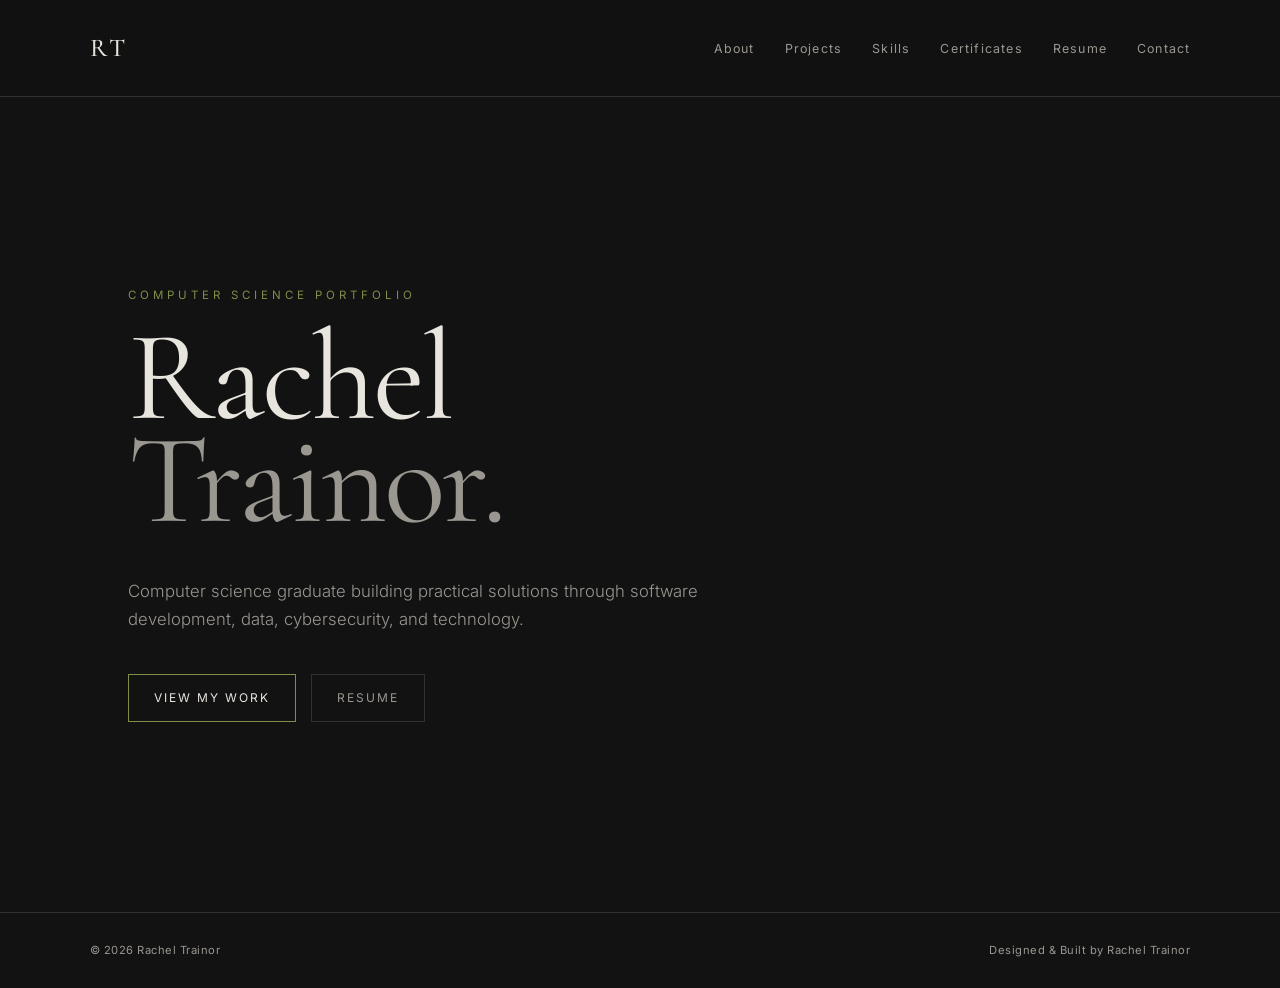
<file: index.html>
<!DOCTYPE html>
<html lang="en">

<head>
    <meta charset="UTF-8">
    <meta name="viewport" content="width=device-width, initial-scale=1.0">

    <title>Rachel Trainor | Portfolio</title>

    <!-- Fonts -->
    <link rel="preconnect" href="https://fonts.googleapis.com">
    <link rel="preconnect" href="https://fonts.gstatic.com" crossorigin>

    <link href="https://fonts.googleapis.com/css2?family=Cormorant+Garamond:wght@400;500;600&family=Inter:wght@300;400;500&display=swap"
          rel="stylesheet">

    <!-- Main Stylesheet -->
    <link rel="stylesheet" href="style.css">
</head>


<body>

    <!-- NAVIGATION -->

    <nav>

        <a href="index.html" class="logo">RT</a>

        <ul class="nav-links">
            <li><a href="about.html">About</a></li>
            <li><a href="projects.html">Projects</a></li>
            <li><a href="skills.html">Skills</a></li>
            <li><a href="certificates.html">Certificates</a></li>
            <li><a href="resume.html">Resume</a></li>
            <li><a href="contact.html">Contact</a></li>
        </ul>

    </nav>


    <!-- HOME -->

    <main>

        <section class="hero">

            <p class="hero-label">
                Computer Science Portfolio
            </p>

            <h1>
                Rachel<br>
                <span>Trainor.</span>
            </h1>

            <p class="hero-subtitle">
                Computer science graduate building practical solutions
                through software development, data, cybersecurity,
                and technology.
            </p>

            <div class="hero-buttons">

                <a href="projects.html" class="button">
                    View My Work
                </a>

                <a href="resume.html" class="button secondary">
                    Resume
                </a>

            </div>

        </section>

    </main>


    <!-- FOOTER -->

    <footer>

        <span>© 2026 Rachel Trainor</span>

        <span>Designed &amp; Built by Rachel Trainor</span>

    </footer>


</body>

</html>
</file>
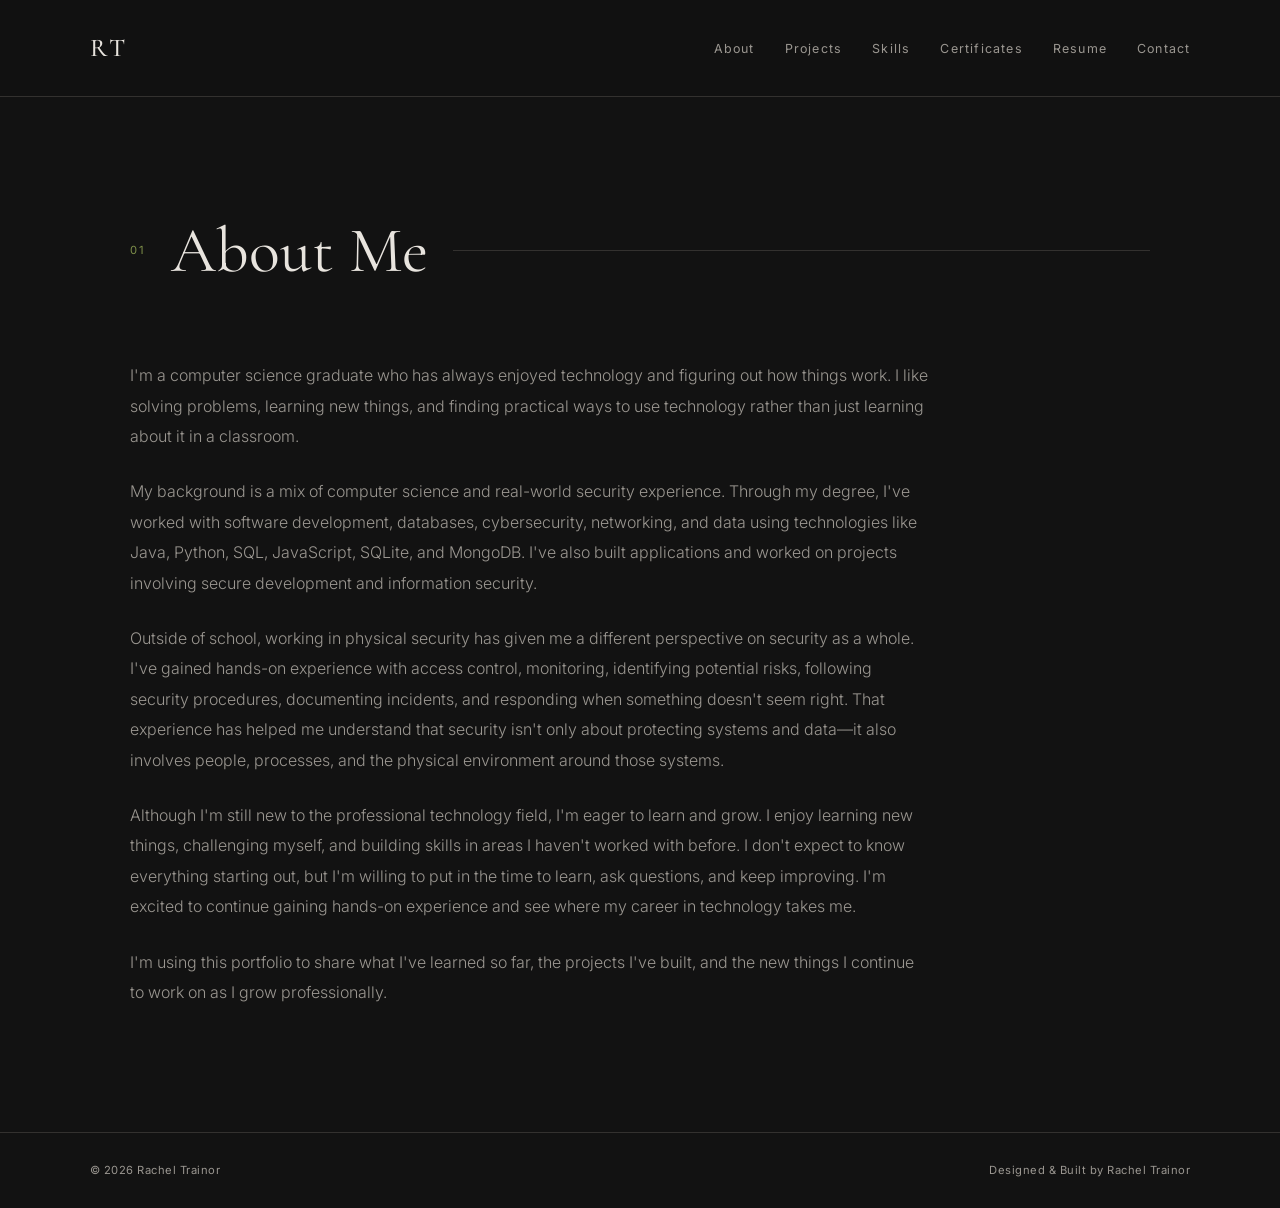
<file: about.html>
<!DOCTYPE html>
<html lang="en">

<head>
    <meta charset="UTF-8">
    <meta name="viewport" content="width=device-width, initial-scale=1.0">

    <title>About | Rachel Trainor</title>

    <!-- Fonts -->
    <link rel="preconnect" href="https://fonts.googleapis.com">
    <link rel="preconnect" href="https://fonts.gstatic.com" crossorigin>

    <link href="https://fonts.googleapis.com/css2?family=Cormorant+Garamond:wght@400;500;600&family=Inter:wght@300;400;500&display=swap"
          rel="stylesheet">

    <!-- Main Stylesheet -->
    <link rel="stylesheet" href="style.css">
</head>


<body>

    <!-- NAVIGATION -->

    <nav>

        <a href="index.html" class="logo">RT</a>

        <ul class="nav-links">
            <li><a href="about.html">About</a></li>
            <li><a href="projects.html">Projects</a></li>
            <li><a href="skills.html">Skills</a></li>
            <li><a href="certificates.html">Certificates</a></li>
            <li><a href="resume.html">Resume</a></li>
            <li><a href="contact.html">Contact</a></li>
        </ul>

    </nav>


    <!-- ABOUT -->

    <main>

        <section class="about-page">

            <!-- PAGE HEADING -->

            <div class="section-heading">

                <span class="section-number">01</span>

                <h2>About Me</h2>

                <div class="section-line"></div>

            </div>


            <!-- ABOUT CONTENT -->

            <div class="about-content about-text">

                <p>
                    I'm a computer science graduate who has always enjoyed
                    technology and figuring out how things work. I like solving
                    problems, learning new things, and finding practical ways
                    to use technology rather than just learning about it in a
                    classroom.
                </p>

                <p>
                    My background is a mix of computer science and real-world
                    security experience. Through my degree, I've worked with
                    software development, databases, cybersecurity, networking,
                    and data using technologies like Java, Python, SQL,
                    JavaScript, SQLite, and MongoDB. I've also built applications
                    and worked on projects involving secure development and
                    information security.
                </p>

                <p>
                    Outside of school, working in physical security has given me
                    a different perspective on security as a whole. I've gained
                    hands-on experience with access control, monitoring,
                    identifying potential risks, following security procedures,
                    documenting incidents, and responding when something doesn't
                    seem right. That experience has helped me understand that
                    security isn't only about protecting systems and data—it also
                    involves people, processes, and the physical environment
                    around those systems.
                </p>

                <p>
                    Although I'm still new to the professional technology field,
                    I'm eager to learn and grow. I enjoy learning new things,
                    challenging myself, and building skills in areas I haven't
                    worked with before. I don't expect to know everything
                    starting out, but I'm willing to put in the time to learn,
                    ask questions, and keep improving. I'm excited to continue
                    gaining hands-on experience and see where my career in
                    technology takes me.
                </p>

                <p>
                    I'm using this portfolio to share what I've learned so far,
                    the projects I've built, and the new things I continue to
                    work on as I grow professionally.
                </p>

            </div>

        </section>

    </main>


    <!-- FOOTER -->

    <footer>

        <span>© 2026 Rachel Trainor</span>

        <span>Designed &amp; Built by Rachel Trainor</span>

    </footer>


</body>

</html>
</file>
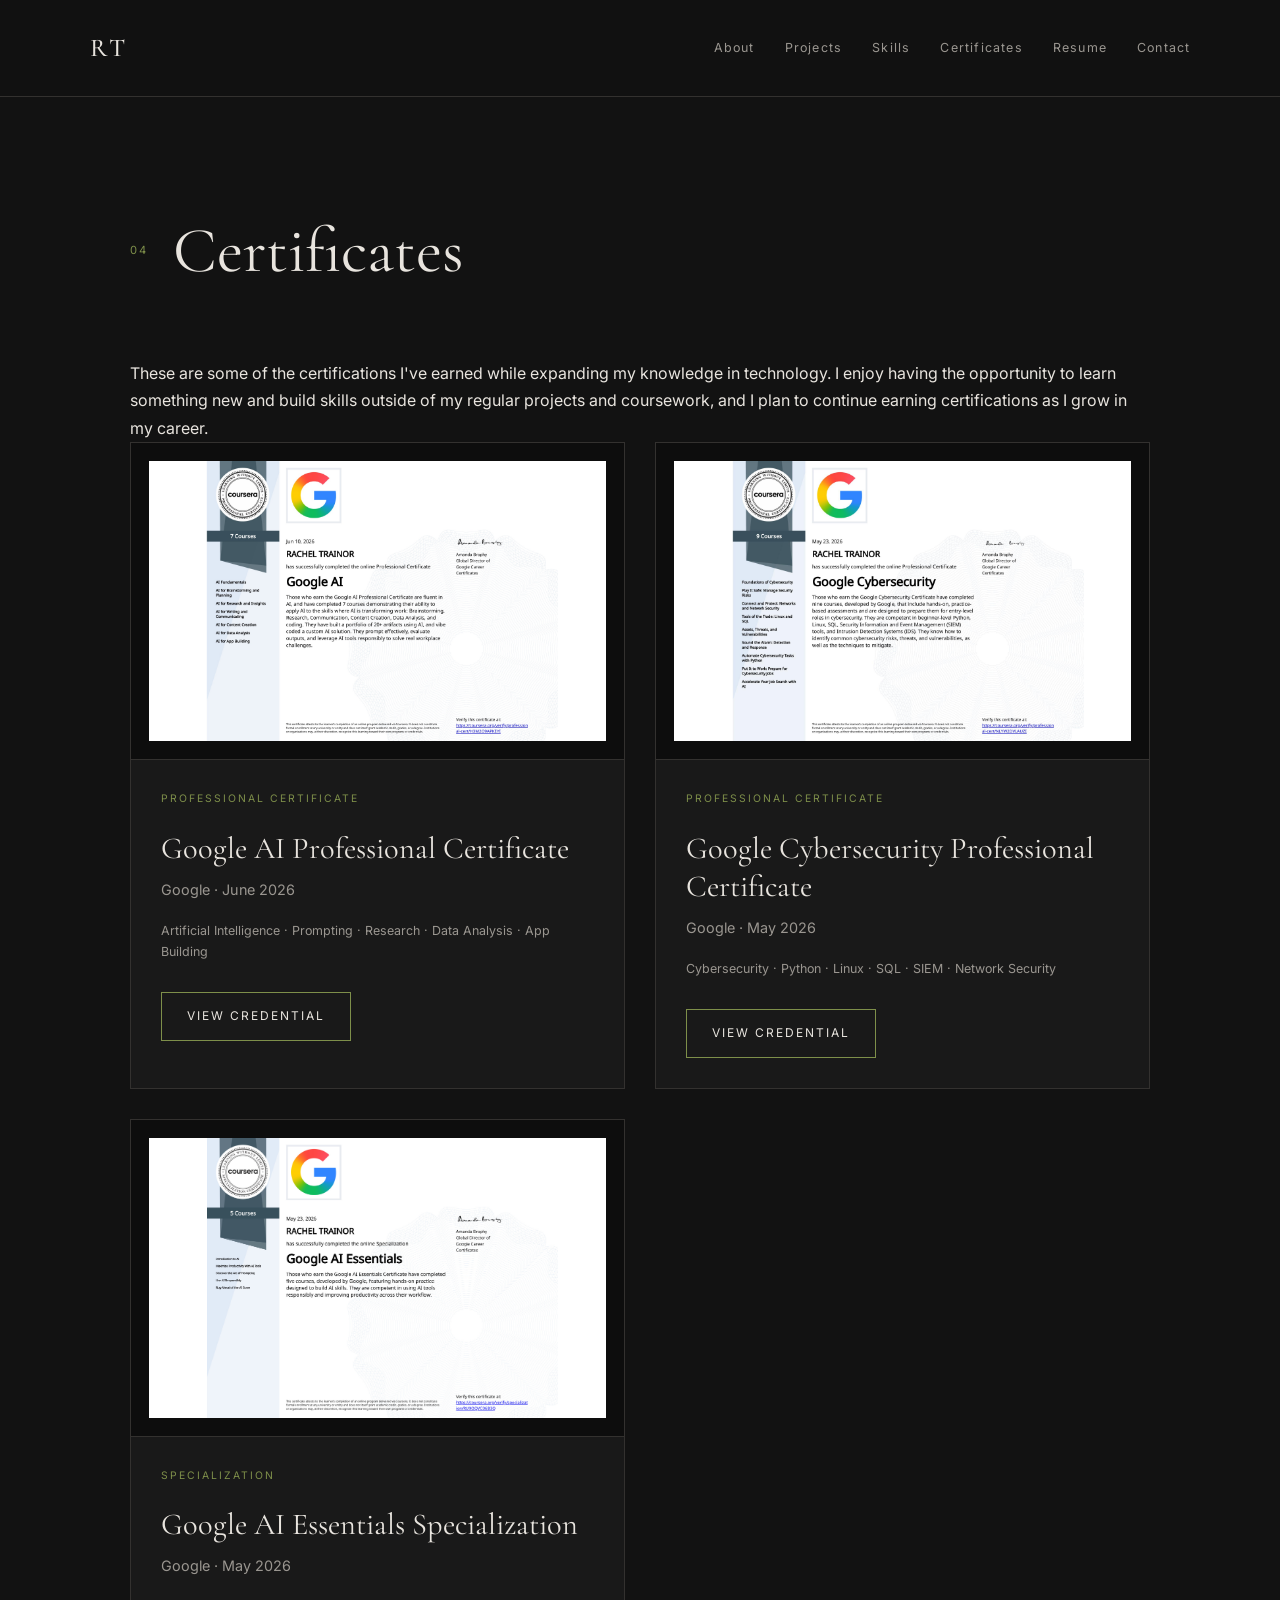
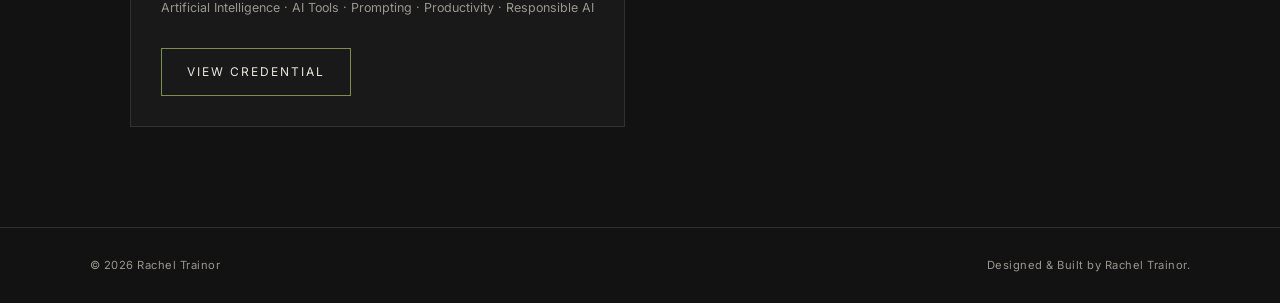
<file: certificates.html>
<!DOCTYPE html>
<html lang="en">

<head>
    <meta charset="UTF-8">
    <meta name="viewport" content="width=device-width, initial-scale=1.0">

    <title>Certificates | Rachel Trainor</title>

    <!-- Fonts -->
    <link rel="preconnect" href="https://fonts.googleapis.com">
    <link rel="preconnect" href="https://fonts.gstatic.com" crossorigin>

    <link href="https://fonts.googleapis.com/css2?family=Cormorant+Garamond:wght@400;500;600&family=Inter:wght@300;400;500&display=swap"
          rel="stylesheet">

    <!-- Main Stylesheet -->
    <link rel="stylesheet" href="style.css">
</head>

<body>

    <!-- Navigation -->
    <nav>
        <a href="index.html" class="logo">RT</a>

        <div class="nav-links">
            <a href="about.html">About</a>
            <a href="projects.html">Projects</a>
            <a href="skills.html">Skills</a>
            <a href="certificates.html">Certificates</a>
            <a href="resume.html">Resume</a>
            <a href="contact.html">Contact</a>
        </div>
    </nav>


    <!-- Certificates -->
    <main>

        <section class="page-section certificates-page">

            <div class="section-heading">
                <span class="section-number">04</span>
                <h2>Certificates</h2>
            </div>

            <p class="section-intro">
                These are some of the certifications I've earned while expanding
                my knowledge in technology. I enjoy having the opportunity to
                learn something new and build skills outside of my regular
                projects and coursework, and I plan to continue earning
                certifications as I grow in my career.
            </p>


            <div class="certificates-grid">


                <!-- Google AI Professional Certificate -->
                <div class="certificate-card">

                    <div class="certificate-image">
                        <img
                            src="images/google-ai-professional-certificate.jpg"
                            alt="Google AI Professional Certificate">
                    </div>

                    <div class="certificate-content">

                        <span class="certificate-type">
                            PROFESSIONAL CERTIFICATE
                        </span>

                        <h3>
                            Google AI Professional Certificate
                        </h3>

                        <p class="certificate-issuer">
                            Google · June 2026
                        </p>

                        <div class="certificate-tags">
                            Artificial Intelligence · Prompting · Research ·
                            Data Analysis · App Building
                        </div>

                        <div class="certificate-links">
                            <a
                                href="https://www.coursera.org/account/accomplishments/specialization/H3M2O9APKEYI"
                                target="_blank"
                                rel="noopener noreferrer"
                                class="button">
                                View Credential
                            </a>
                        </div>

                    </div>

                </div>


                <!-- Google Cybersecurity Professional Certificate -->
                <div class="certificate-card">

                    <div class="certificate-image">
                        <img
                            src="images/google-cybersecurity-certificate.jpg"
                            alt="Google Cybersecurity Professional Certificate">
                    </div>

                    <div class="certificate-content">

                        <span class="certificate-type">
                            PROFESSIONAL CERTIFICATE
                        </span>

                        <h3>
                            Google Cybersecurity Professional Certificate
                        </h3>

                        <p class="certificate-issuer">
                            Google · May 2026
                        </p>

                        <div class="certificate-tags">
                            Cybersecurity · Python · Linux · SQL · SIEM ·
                            Network Security
                        </div>

                        <div class="certificate-links">
                            <a
                                href="https://www.coursera.org/account/accomplishments/specialization/NLYW2DVLAUZI"
                                target="_blank"
                                rel="noopener noreferrer"
                                class="button">
                                View Credential
                            </a>
                        </div>

                    </div>

                </div>


                <!-- Google AI Essentials -->
                <div class="certificate-card">

                    <div class="certificate-image">
                        <img
                            src="images/google-ai-essentials.jpg"
                            alt="Google AI Essentials Specialization">
                    </div>

                    <div class="certificate-content">

                        <span class="certificate-type">
                            SPECIALIZATION
                        </span>

                        <h3>
                            Google AI Essentials Specialization
                        </h3>

                        <p class="certificate-issuer">
                            Google · May 2026
                        </p>

                        <div class="certificate-tags">
                            Artificial Intelligence · AI Tools · Prompting ·
                            Productivity · Responsible AI
                        </div>

                        <div class="certificate-links">
                            <a
                                href="https://www.coursera.org/account/accomplishments/specialization/RU9OQVC06B3Q"
                                target="_blank"
                                rel="noopener noreferrer"
                                class="button">
                                View Credential
                            </a>
                        </div>

                    </div>

                </div>


            </div>

        </section>

    </main>


    <!-- Footer -->
    <footer>
        <p>© 2026 Rachel Trainor</p>
        <p>Designed &amp; Built by Rachel Trainor.</p>
    </footer>

</body>

</html>
</file>
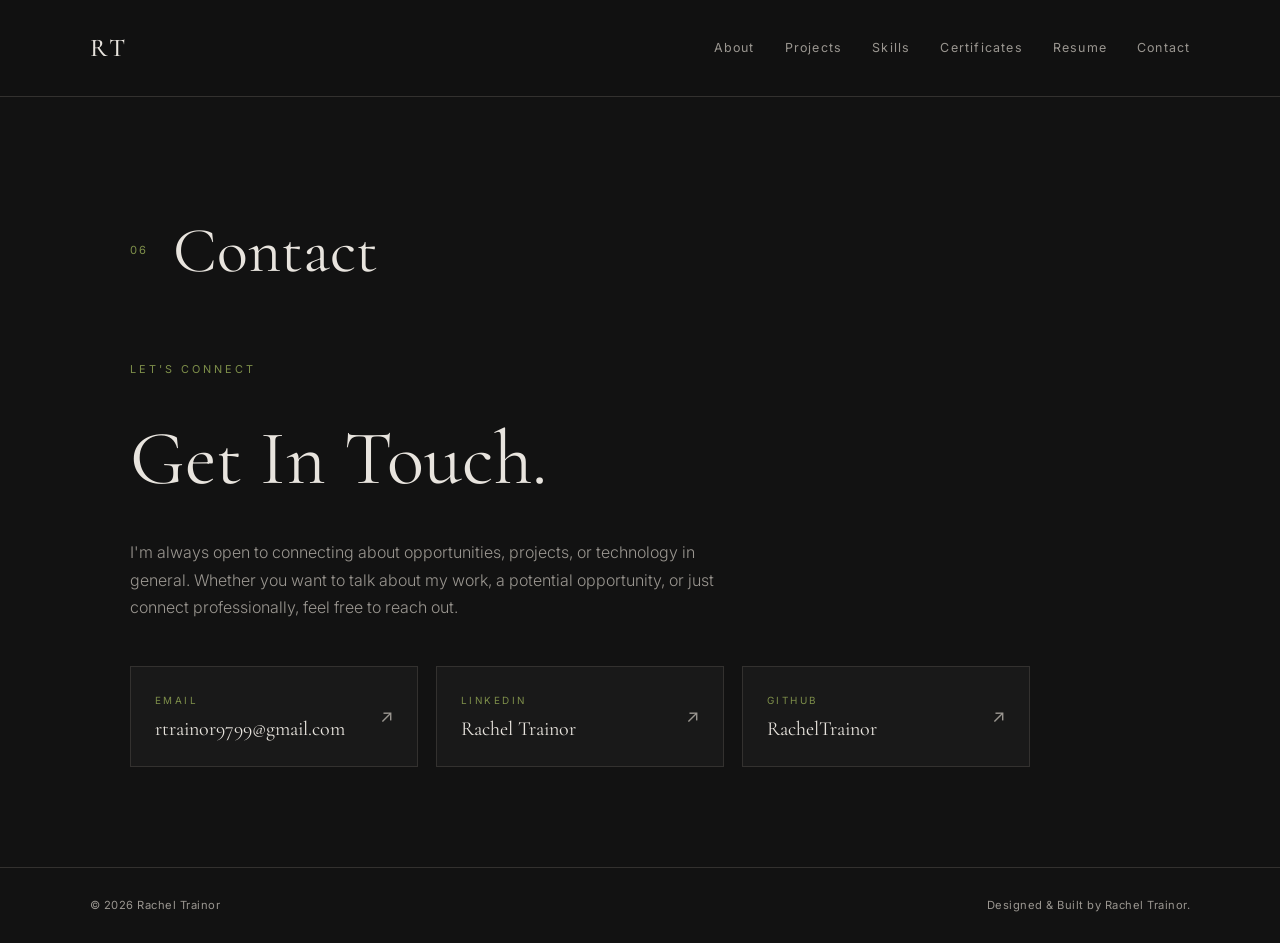
<file: contact.html>
<!DOCTYPE html>
<html lang="en">

<head>
    <meta charset="UTF-8">
    <meta name="viewport" content="width=device-width, initial-scale=1.0">

    <title>Contact | Rachel Trainor</title>

    <!-- Fonts -->
    <link rel="preconnect" href="https://fonts.googleapis.com">
    <link rel="preconnect" href="https://fonts.gstatic.com" crossorigin>

    <link href="https://fonts.googleapis.com/css2?family=Cormorant+Garamond:wght@400;500;600&family=Inter:wght@300;400;500&display=swap"
          rel="stylesheet">

    <!-- Main Stylesheet -->
    <link rel="stylesheet" href="style.css">
</head>

<body>

    <!-- Navigation -->
    <nav>
        <a href="index.html" class="logo">RT</a>

        <div class="nav-links">
            <a href="about.html">About</a>
            <a href="projects.html">Projects</a>
            <a href="skills.html">Skills</a>
            <a href="certificates.html">Certificates</a>
            <a href="resume.html">Resume</a>
            <a href="contact.html">Contact</a>
        </div>
    </nav>


    <!-- Contact -->
    <main>

        <section class="page-section contact-page">

            <div class="section-heading">
                <span class="section-number">06</span>
                <h2>Contact</h2>
            </div>


            <div class="contact-content">

                <span class="contact-label">
                    LET'S CONNECT
                </span>

                <h3>Get In Touch.</h3>

                <p>
                    I'm always open to connecting about opportunities,
                    projects, or technology in general. Whether you want to
                    talk about my work, a potential opportunity, or just
                    connect professionally, feel free to reach out.
                </p>


                <!-- Contact Cards -->
                <div class="contact-links">

                    <!-- Email -->
                    <a href="mailto:rtrainor9799@gmail.com"
                       class="contact-card">

                        <div class="contact-card-text">

                            <span class="contact-type">
                                EMAIL
                            </span>

                            <span class="contact-value">
                                rtrainor9799@gmail.com
                            </span>

                        </div>

                        <span class="contact-arrow">
                            ↗
                        </span>

                    </a>


                    <!-- LinkedIn -->
                    <a href="https://www.linkedin.com/in/rachel-trainor-830388240/"
                       target="_blank"
                       rel="noopener noreferrer"
                       class="contact-card">

                        <div class="contact-card-text">

                            <span class="contact-type">
                                LINKEDIN
                            </span>

                            <span class="contact-value">
                                Rachel Trainor
                            </span>

                        </div>

                        <span class="contact-arrow">
                            ↗
                        </span>

                    </a>


                    <!-- GitHub -->
                    <a href="https://github.com/RachelTrainor"
                       target="_blank"
                       rel="noopener noreferrer"
                       class="contact-card">

                        <div class="contact-card-text">

                            <span class="contact-type">
                                GITHUB
                            </span>

                            <span class="contact-value">
                                RachelTrainor
                            </span>

                        </div>

                        <span class="contact-arrow">
                            ↗
                        </span>

                    </a>

                </div>

            </div>

        </section>

    </main>


    <!-- Footer -->
    <footer>
        <p>© 2026 Rachel Trainor</p>
        <p>Designed &amp; Built by Rachel Trainor.</p>
    </footer>

</body>

</html>
</file>
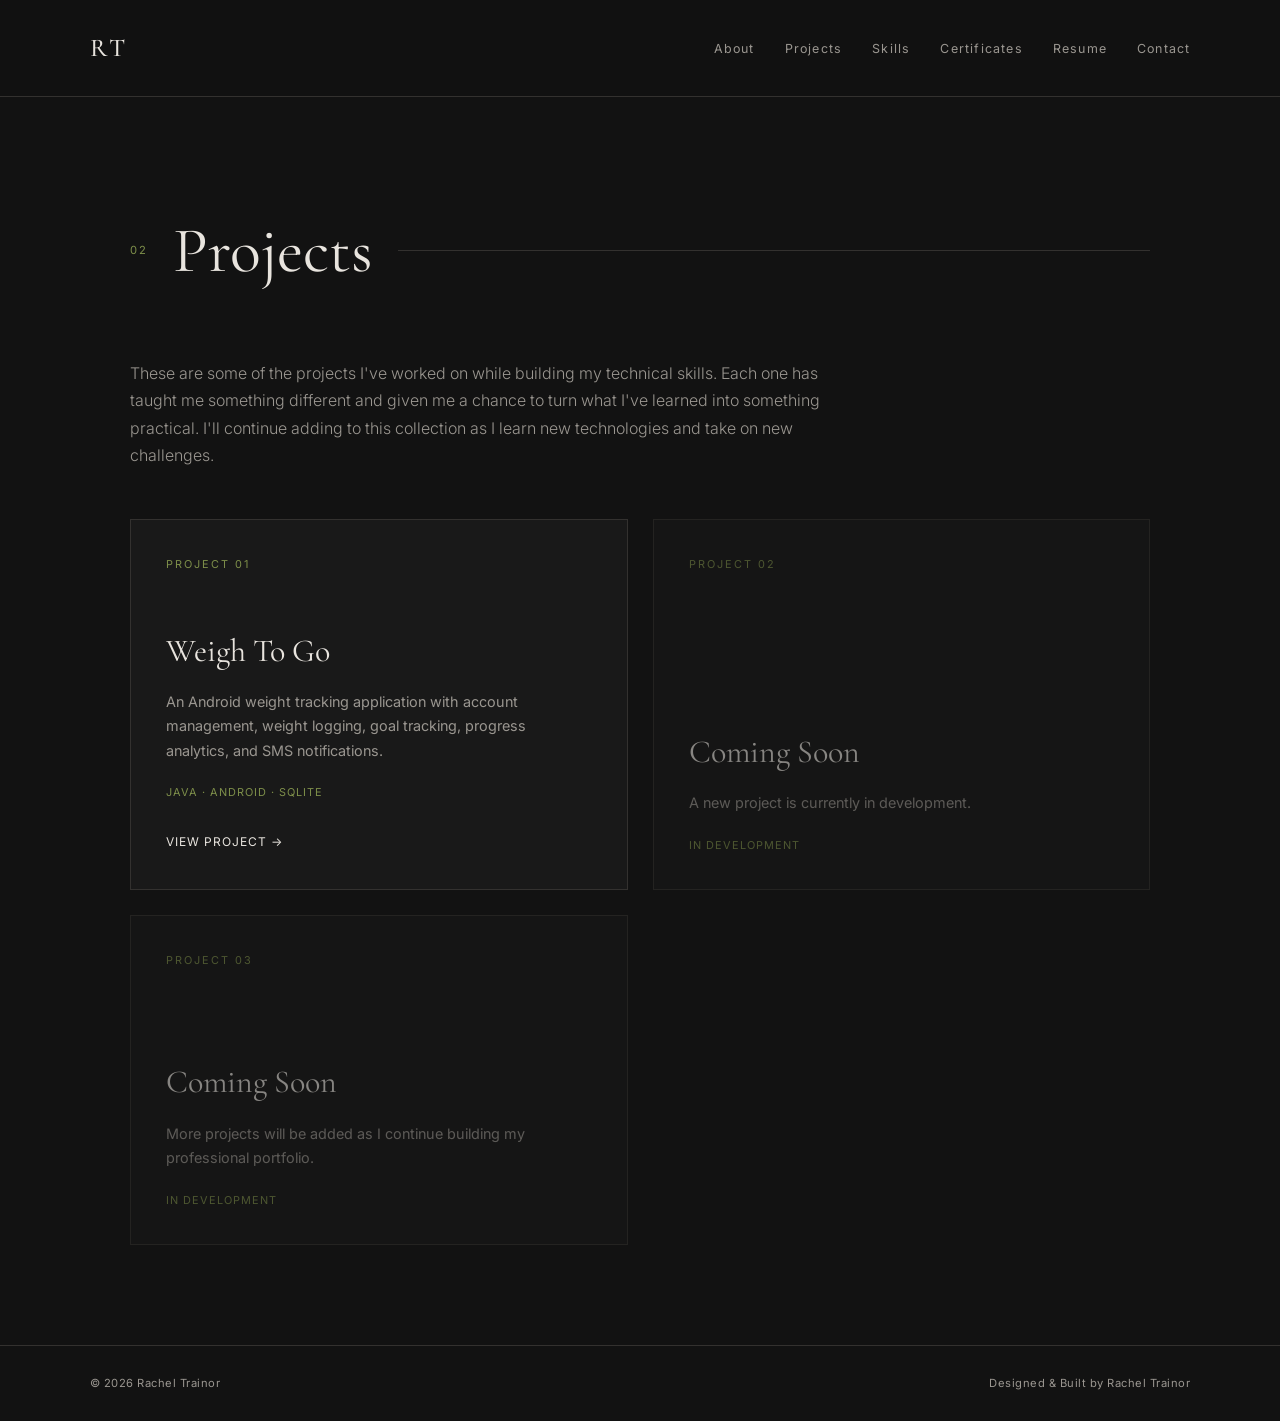
<file: projects.html>
<!DOCTYPE html>
<html lang="en">

<head>
    <meta charset="UTF-8">
    <meta name="viewport" content="width=device-width, initial-scale=1.0">

    <title>Projects | Rachel Trainor</title>

    <!-- Fonts -->
    <link rel="preconnect" href="https://fonts.googleapis.com">
    <link rel="preconnect" href="https://fonts.gstatic.com" crossorigin>

    <link href="https://fonts.googleapis.com/css2?family=Cormorant+Garamond:wght@400;500;600&family=Inter:wght@300;400;500&display=swap"
          rel="stylesheet">

    <!-- Main Stylesheet -->
    <link rel="stylesheet" href="style.css">
</head>


<body>

    <!-- NAVIGATION -->

    <nav>

        <a href="index.html" class="logo">RT</a>

        <ul class="nav-links">
            <li><a href="about.html">About</a></li>
            <li><a href="projects.html">Projects</a></li>
            <li><a href="skills.html">Skills</a></li>
            <li><a href="certificates.html">Certificates</a></li>
            <li><a href="resume.html">Resume</a></li>
            <li><a href="contact.html">Contact</a></li>
        </ul>

    </nav>


    <!-- PROJECTS -->

    <main>

        <section class="projects-page">

            <div class="section-heading">

                <span class="section-number">02</span>

                <h2>Projects</h2>

                <div class="section-line"></div>

            </div>


            <div class="projects-intro">

                <p>
                    These are some of the projects I've worked on while building my technical skills. Each one has taught me something different and given me a chance to turn what I've learned into something practical. I'll continue adding to this collection as I learn new technologies and take on new challenges.
                </p>

            </div>


            <div class="projects-grid">


                <!-- PROJECT 01 -->

                <div class="project-card">

                    <span class="project-number">
                        PROJECT 01
                    </span>

                    <h3>Weigh To Go</h3>

                    <p>
                        An Android weight tracking application with account
                        management, weight logging, goal tracking, progress
                        analytics, and SMS notifications.
                    </p>

                    <span class="project-tech">
                        Java · Android · SQLite
                    </span>

                    <div class="project-links">

                        <a href="#" class="project-link">
                            View Project →
                        </a>

                    </div>

                </div>


                <!-- FUTURE PROJECT -->

                <div class="project-card future-project">

                    <span class="project-number">
                        PROJECT 02
                    </span>

                    <h3>Coming Soon</h3>

                    <p>
                        A new project is currently in development.
                    </p>

                    <span class="project-tech">
                        In Development
                    </span>

                </div>


                <!-- FUTURE PROJECT -->

                <div class="project-card future-project">

                    <span class="project-number">
                        PROJECT 03
                    </span>

                    <h3>Coming Soon</h3>

                    <p>
                        More projects will be added as I continue
                        building my professional portfolio.
                    </p>

                    <span class="project-tech">
                        In Development
                    </span>

                </div>

            </div>

        </section>

    </main>


    <!-- FOOTER -->

    <footer>

        <span>© 2026 Rachel Trainor</span>

        <span>Designed &amp; Built by Rachel Trainor</span>

    </footer>


</body>

</html>
</file>
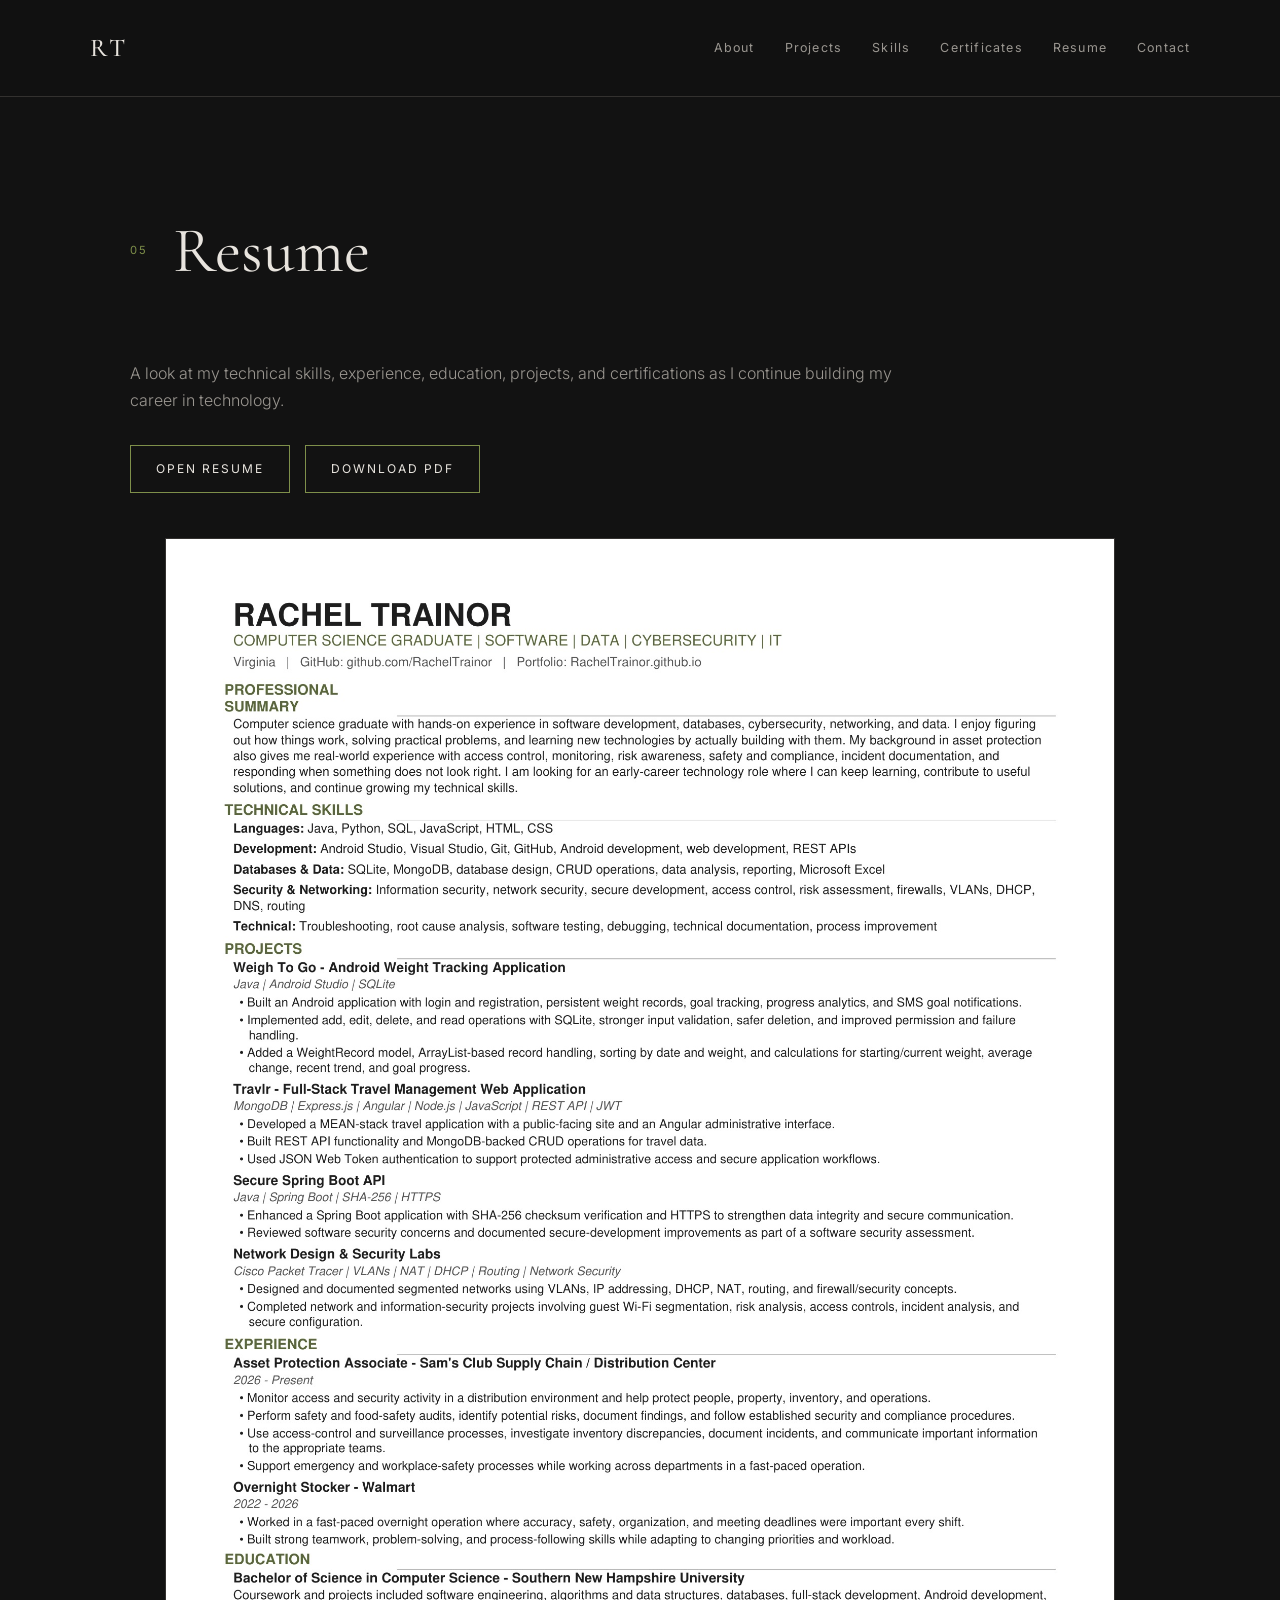
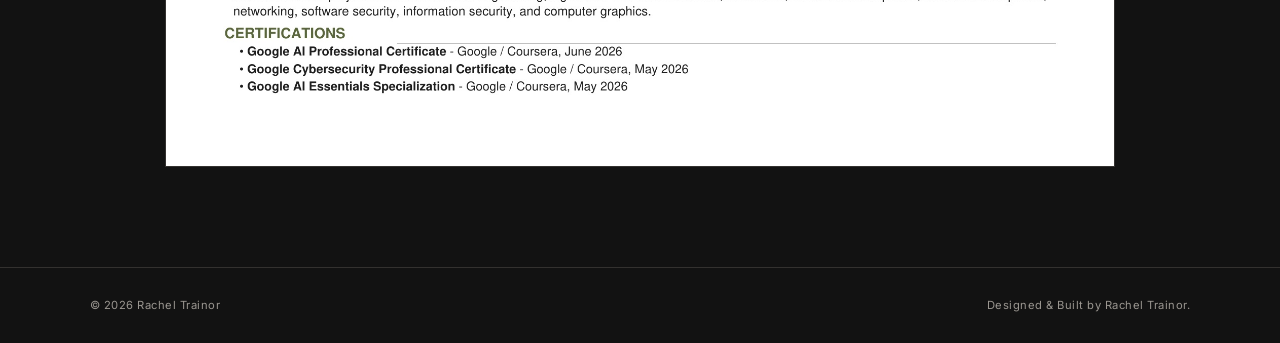
<file: resume.html>
<!DOCTYPE html>
<html lang="en">

<head>
    <meta charset="UTF-8">
    <meta name="viewport" content="width=device-width, initial-scale=1.0">

    <title>Resume | Rachel Trainor</title>

    <!-- Fonts -->
    <link rel="preconnect" href="https://fonts.googleapis.com">
    <link rel="preconnect" href="https://fonts.gstatic.com" crossorigin>

    <link href="https://fonts.googleapis.com/css2?family=Cormorant+Garamond:wght@400;500;600&family=Inter:wght@300;400;500&display=swap"
          rel="stylesheet">

    <link rel="stylesheet" href="style.css">
</head>

<body>

    <!-- Navigation -->
    <nav>
        <a href="index.html" class="logo">RT</a>

        <div class="nav-links">
            <a href="about.html">About</a>
            <a href="projects.html">Projects</a>
            <a href="skills.html">Skills</a>
            <a href="certificates.html">Certificates</a>
            <a href="resume.html">Resume</a>
            <a href="contact.html">Contact</a>
        </div>
    </nav>


    <main>

        <section class="page-section resume-page">

            <div class="section-heading">
                <span class="section-number">05</span>
                <h2>Resume</h2>
            </div>

            <p class="section-intro">
                A look at my technical skills, experience, education, projects,
                and certifications as I continue building my career in technology.
            </p>


            <div class="resume-actions">

                <a href="files/Rachel_Trainor_Resume.pdf"
                   target="_blank"
                   rel="noopener noreferrer"
                   class="button">
                    Open Resume
                </a>

                <a href="files/Rachel_Trainor_Resume.pdf"
                   download
                   class="button">
                    Download PDF
                </a>

            </div>


            <!-- Resume Preview -->
            <div class="resume-preview">

                <a href="files/Rachel_Trainor_Resume.pdf"
                   target="_blank"
                   rel="noopener noreferrer">

                    <img src="images/resume-preview.jpg"
                         alt="Rachel Trainor Resume">

                </a>

            </div>

        </section>

    </main>


    <footer>
        <p>© 2026 Rachel Trainor</p>
        <p>Designed &amp; Built by Rachel Trainor.</p>
    </footer>

</body>

</html>

</html>
</html>
</file>
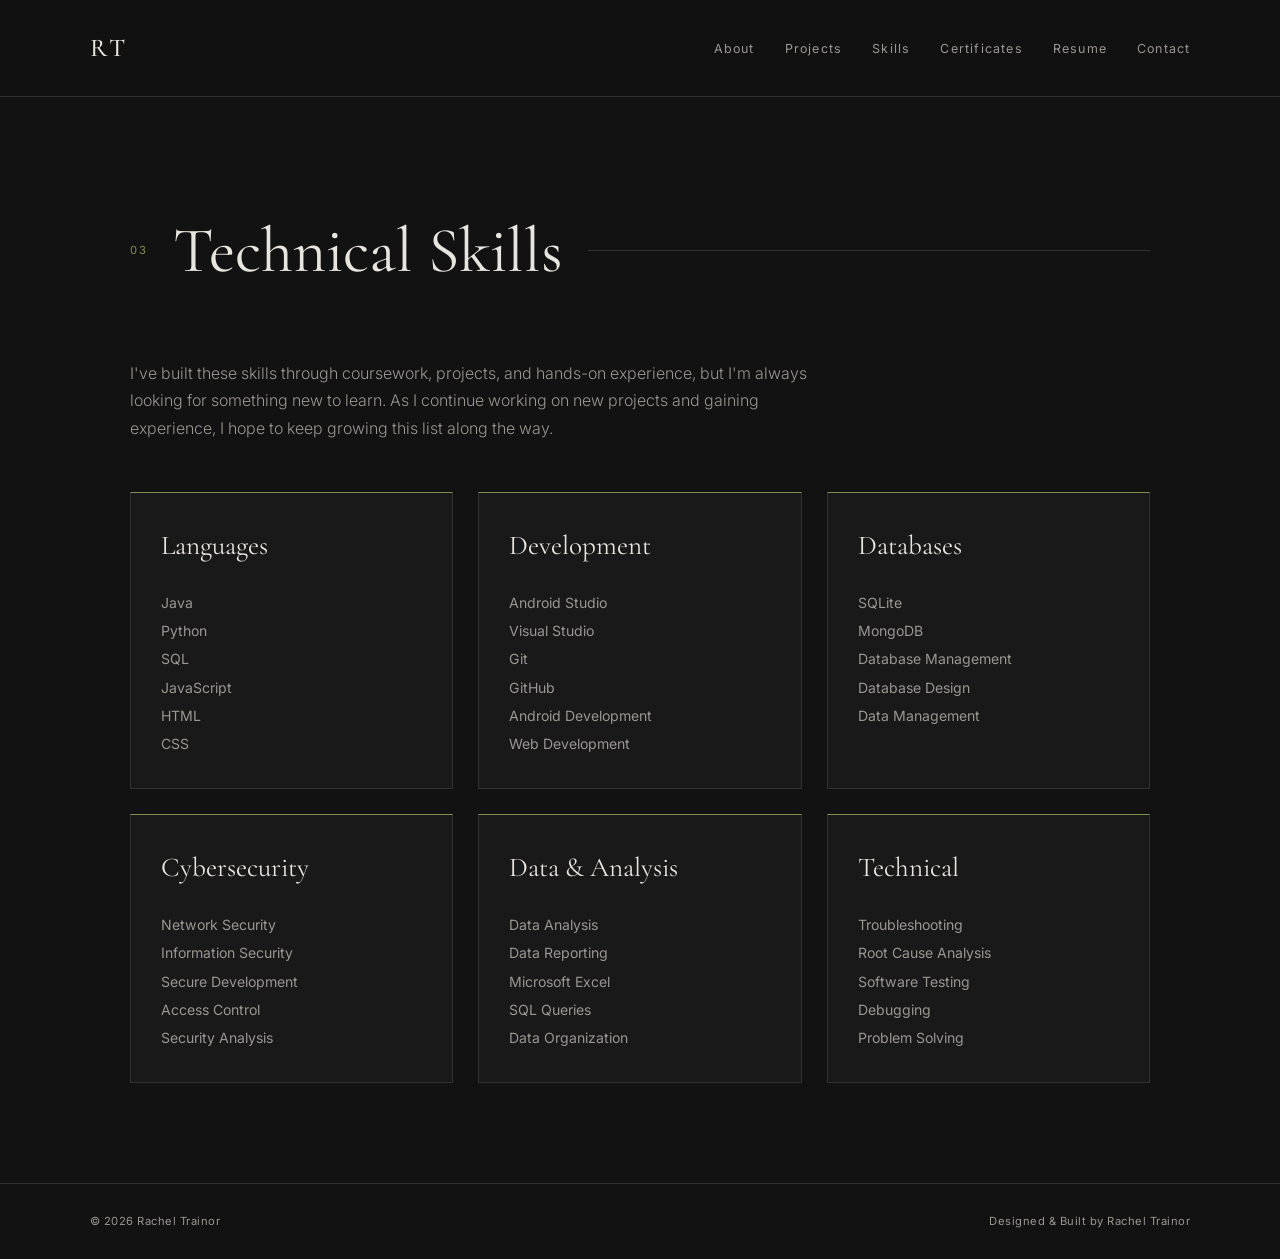
<file: skills.html>
<!DOCTYPE html>
<html lang="en">

<head>
    <meta charset="UTF-8">
    <meta name="viewport" content="width=device-width, initial-scale=1.0">

    <title>Skills | Rachel Trainor</title>

    <!-- Fonts -->
    <link rel="preconnect" href="https://fonts.googleapis.com">
    <link rel="preconnect" href="https://fonts.gstatic.com" crossorigin>

    <link href="https://fonts.googleapis.com/css2?family=Cormorant+Garamond:wght@400;500;600&family=Inter:wght@300;400;500&display=swap"
          rel="stylesheet">

    <!-- Main Stylesheet -->
    <link rel="stylesheet" href="style.css">
</head>


<body>

    <!-- NAVIGATION -->

    <nav>

        <a href="index.html" class="logo">RT</a>

        <ul class="nav-links">
            <li><a href="about.html">About</a></li>
            <li><a href="projects.html">Projects</a></li>
            <li><a href="skills.html">Skills</a></li>
            <li><a href="certificates.html">Certificates</a></li>
            <li><a href="resume.html">Resume</a></li>
            <li><a href="contact.html">Contact</a></li>
        </ul>

    </nav>


    <!-- SKILLS -->

    <main>

        <section class="skills-page">

            <div class="section-heading">

                <span class="section-number">03</span>

                <h2>Technical Skills</h2>

                <div class="section-line"></div>

            </div>


            <div class="skills-intro">

                <p>
                    I've built these skills through coursework, projects, and hands-on experience, but I'm always looking for something new to learn. As I continue working on new projects and gaining experience, I hope to keep growing this list along the way.
                </p>

            </div>


            <div class="skills-grid">


                <!-- LANGUAGES -->

                <div class="skill-category">

                    <h3>Languages</h3>

                    <p>
                        Java<br>
                        Python<br>
                        SQL<br>
                        JavaScript<br>
                        HTML<br>
                        CSS
                    </p>

                </div>


                <!-- DEVELOPMENT -->

                <div class="skill-category">

                    <h3>Development</h3>

                    <p>
                        Android Studio<br>
                        Visual Studio<br>
                        Git<br>
                        GitHub<br>
                        Android Development<br>
                        Web Development
                    </p>

                </div>


                <!-- DATABASES -->

                <div class="skill-category">

                    <h3>Databases</h3>

                    <p>
                        SQLite<br>
                        MongoDB<br>
                        Database Management<br>
                        Database Design<br>
                        Data Management
                    </p>

                </div>


                <!-- CYBERSECURITY -->

                <div class="skill-category">

                    <h3>Cybersecurity</h3>

                    <p>
                        Network Security<br>
                        Information Security<br>
                        Secure Development<br>
                        Access Control<br>
                        Security Analysis
                    </p>

                </div>


                <!-- DATA -->

                <div class="skill-category">

                    <h3>Data &amp; Analysis</h3>

                    <p>
                        Data Analysis<br>
                        Data Reporting<br>
                        Microsoft Excel<br>
                        SQL Queries<br>
                        Data Organization
                    </p>

                </div>


                <!-- TECHNICAL -->

                <div class="skill-category">

                    <h3>Technical</h3>

                    <p>
                        Troubleshooting<br>
                        Root Cause Analysis<br>
                        Software Testing<br>
                        Debugging<br>
                        Problem Solving
                    </p>

                </div>


            </div>

        </section>

    </main>


    <!-- FOOTER -->

    <footer>

        <span>© 2026 Rachel Trainor</span>

        <span>Designed &amp; Built by Rachel Trainor</span>

    </footer>


</body>

</html>
</file>
<file: style.css>
/* ========================================
   RACHEL TRAINOR
   PROFESSIONAL PORTFOLIO
   ======================================== */


/* ---------- COLORS ---------- */

:root {
    --background: #121212;
    --background-light: #191919;
    --background-hover: #1e1e1e;
    --text: #e8e4de;
    --muted: #9a9690;
    --border: #33312f;
    --accent: #7e8f4a;
}


/* ---------- GLOBAL ---------- */

* {
    margin: 0;
    padding: 0;
    box-sizing: border-box;
}

html {
    scroll-behavior: smooth;
}

body {
    min-height: 100vh;

    display: flex;
    flex-direction: column;

    background-color: var(--background);
    color: var(--text);

    font-family: "Inter", sans-serif;
    line-height: 1.7;
}

main {
    flex: 1;
}

a {
    color: inherit;
    text-decoration: none;
}

img {
    max-width: 100%;
    display: block;
}


/* ========================================
   NAVIGATION
   ======================================== */

nav {
    width: 100%;
    padding: 26px 7%;

    display: flex;
    justify-content: space-between;
    align-items: center;

    border-bottom: 1px solid var(--border);

    position: sticky;
    top: 0;
    z-index: 100;

    background: rgba(18, 18, 18, 0.96);
    backdrop-filter: blur(8px);
}

.logo {
    font-family: "Cormorant Garamond", serif;
    font-size: 1.6rem;
    font-weight: 500;
    letter-spacing: 4px;

    transition: 0.3s;
}

.logo:hover {
    color: var(--accent);
}

.nav-links {
    display: flex;
    align-items: center;
    gap: 30px;

    list-style: none;
}

.nav-links a {
    position: relative;

    color: var(--muted);

    font-size: 0.78rem;
    letter-spacing: 1.2px;

    transition: color 0.3s;
}

.nav-links a:hover {
    color: var(--text);
}

.nav-links a::after {
    content: "";

    position: absolute;
    left: 0;
    bottom: -7px;

    width: 0;
    height: 1px;

    background: var(--accent);

    transition: width 0.3s;
}

.nav-links a:hover::after {
    width: 100%;
}


/* ========================================
   HOME / HERO
   ======================================== */

.hero {
    width: 100%;
    max-width: 1500px;

    min-height: calc(100vh - 85px);

    margin: auto;
    padding: 80px 10%;

    display: flex;
    flex-direction: column;
    justify-content: center;
}

.hero-label {
    margin-bottom: 22px;

    color: var(--accent);

    font-size: 0.72rem;
    letter-spacing: 4px;

    text-transform: uppercase;
}

.hero h1 {
    font-family: "Cormorant Garamond", serif;

    font-size: clamp(4.5rem, 10vw, 9rem);
    font-weight: 400;

    line-height: 0.8;
    letter-spacing: -3px;
}

.hero h1 span {
    color: var(--muted);
}

.hero-subtitle {
    max-width: 650px;
    margin-top: 45px;

    color: var(--muted);

    font-size: 1.05rem;
    font-weight: 300;
}

.hero-buttons {
    display: flex;
    gap: 15px;

    margin-top: 40px;
}


/* ========================================
   BUTTONS
   ======================================== */

.button {
    display: inline-block;

    padding: 13px 25px;

    border: 1px solid var(--accent);

    color: var(--text);

    font-size: 0.75rem;
    letter-spacing: 2px;

    text-transform: uppercase;

    transition:
        background 0.3s,
        color 0.3s,
        border-color 0.3s;
}

.button:hover {
    background: var(--accent);
    color: var(--background);
}

.button.secondary {
    border-color: var(--border);
    color: var(--muted);
}

.button.secondary:hover {
    background: var(--text);
    border-color: var(--text);

    color: var(--background);
}


/* ========================================
   PAGE SECTIONS
   ======================================== */

section {
    width: 100%;
    max-width: 1200px;

    margin: auto;
    padding: 100px 7%;
}

.section-heading {
    display: flex;
    align-items: center;
    gap: 25px;

    margin-bottom: 55px;
}

.section-number {
    color: var(--accent);

    font-size: 0.7rem;
    letter-spacing: 2px;
}

.section-heading h2 {
    white-space: nowrap;

    font-family: "Cormorant Garamond", serif;

    font-size: clamp(2.8rem, 5vw, 4rem);
    font-weight: 400;
}

.section-line {
    flex: 1;
    height: 1px;

    background: var(--border);
}


/* ========================================
   ABOUT PAGE
   ======================================== */

.about-page {
    min-height: 70vh;
}

.about-content {
    max-width: 800px;
}

.about-content p,
.about-text p,
.about-text p:first-child {
    margin-bottom: 25px;

    color: var(--muted);

    font-family: "Inter", sans-serif;
    font-size: 1rem;
    font-weight: 300;

    line-height: 1.9;
    letter-spacing: normal;
}


/* ========================================
   PROJECTS PAGE
   ======================================== */

.projects-intro {
    max-width: 700px;
    margin-bottom: 50px;
}

.projects-intro p {
    color: var(--muted);
    font-weight: 300;
}

.projects-grid {
    display: grid;
    grid-template-columns: repeat(2, 1fr);

    gap: 25px;
}

.project-card {
    min-height: 330px;
    padding: 35px;

    background: var(--background-light);

    border: 1px solid var(--border);

    display: flex;
    flex-direction: column;

    transition:
        transform 0.3s,
        border-color 0.3s,
        background 0.3s;
}

.project-card:hover {
    transform: translateY(-5px);

    border-color: var(--accent);
    background: var(--background-hover);
}

.project-number {
    margin-bottom: auto;

    color: var(--accent);

    font-size: 0.68rem;
    letter-spacing: 2px;
}

.project-card h3 {
    margin-top: 50px;
    margin-bottom: 12px;

    font-family: "Cormorant Garamond", serif;

    font-size: 2rem;
    font-weight: 400;
}

.project-card p {
    color: var(--muted);

    font-size: 0.9rem;
}

.project-tech {
    margin-top: 20px;

    color: var(--accent);

    font-size: 0.68rem;
    letter-spacing: 1px;

    text-transform: uppercase;
}

.project-links {
    margin-top: 25px;
}

.project-link {
    color: var(--text);

    font-size: 0.75rem;
    letter-spacing: 1px;

    text-transform: uppercase;

    transition: color 0.3s;
}

.project-link:hover {
    color: var(--accent);
}

.future-project {
    opacity: 0.55;
}


/* ========================================
   SKILLS PAGE
   ======================================== */

.skills-intro {
    max-width: 700px;
    margin-bottom: 50px;
}

.skills-intro p {
    color: var(--muted);
    font-weight: 300;
}

.skills-grid {
    display: grid;
    grid-template-columns: repeat(3, 1fr);

    gap: 25px;
}

.skill-category {
    min-height: 230px;
    padding: 30px;

    background: var(--background-light);

    border-top: 1px solid var(--accent);
    border-left: 1px solid var(--border);
    border-right: 1px solid var(--border);
    border-bottom: 1px solid var(--border);

    transition:
        transform 0.3s,
        border-color 0.3s;
}

.skill-category:hover {
    transform: translateY(-4px);

    border-color: var(--accent);
}

.skill-category h3 {
    margin-bottom: 20px;

    font-family: "Cormorant Garamond", serif;

    font-size: 1.7rem;
    font-weight: 400;
}

.skill-category p {
    color: var(--muted);

    font-size: 0.88rem;
    line-height: 2;
}


/* ========================================
   CERTIFICATES PAGE
   ======================================== */

.certificate-intro {
    max-width: 700px;
    margin-bottom: 50px;
}

.certificate-intro p {
    color: var(--muted);
    font-weight: 300;
}

.certificates-grid {
    display: grid;
    grid-template-columns: repeat(2, 1fr);

    gap: 30px;
}

.certificate-card {
    overflow: hidden;

    background: var(--background-light);

    border: 1px solid var(--border);

    transition:
        transform 0.3s,
        border-color 0.3s;
}

.certificate-card:hover {
    transform: translateY(-5px);

    border-color: var(--accent);
}

.certificate-image {
    width: 100%;
    padding: 18px;

    background: #0d0d0d;

    border-bottom: 1px solid var(--border);
}

.certificate-image img {
    width: 100%;
    height: 280px;

    object-fit: contain;

    background: white;
}

.certificate-content {
    padding: 30px;

    display: flex;
    flex-direction: column;
}

.certificate-type {
    margin-bottom: 22px;

    color: var(--accent);

    font-size: 0.65rem;
    letter-spacing: 2px;

    text-transform: uppercase;
}

.certificate-card h3 {
    margin-bottom: 10px;

    font-family: "Cormorant Garamond", serif;

    font-size: 1.9rem;
    font-weight: 400;

    line-height: 1.25;
}

.certificate-issuer,
.certificate-card p {
    color: var(--muted);

    font-size: 0.9rem;
}

.certificate-tags {
    margin-top: 18px;

    color: var(--muted);

    font-size: 0.78rem;
    line-height: 1.7;
}

.certificate-links {
    margin-top: 30px;
}

.future-certificate {
    opacity: 0.55;
}


/* ========================================
   RESUME PAGE
   ======================================== */

.resume-page {
    min-height: 70vh;
}

.resume-page .section-intro {
    max-width: 800px;
    margin-bottom: 30px;

    color: var(--muted);
    font-weight: 300;
}

.resume-actions {
    display: flex;
    gap: 15px;

    margin-bottom: 45px;

    flex-wrap: wrap;
}

.resume-preview {
    width: 100%;
    max-width: 950px;

    margin: 0 auto;

    background: #ffffff;

    border: 1px solid var(--border);
}

.resume-preview a {
    display: block;
}

.resume-preview img {
    display: block;

    width: 100%;
    height: auto;
}


/* ========================================
   CONTACT PAGE
   ======================================== */

.contact-page {
    min-height: 70vh;
}

.contact-content {
    max-width: 900px;
}

.contact-label {
    display: block;

    margin-bottom: 15px;

    color: var(--accent);

    font-size: 0.68rem;
    letter-spacing: 3px;
}

.contact-content h3 {
    margin-bottom: 15px;

    font-family: "Cormorant Garamond", serif;

    font-size: clamp(3rem, 6vw, 5rem);
    font-weight: 400;
}

.contact-content > p {
    max-width: 600px;
    margin-bottom: 45px;

    color: var(--muted);

    font-weight: 300;
}


/* ========================================
   CONTACT CARDS
   ======================================== */

.contact-links {
    display: grid;
    grid-template-columns: repeat(3, 1fr);

    gap: 18px;
}

.contact-card {
    min-width: 0;

    padding: 25px 24px;

    display: flex;
    align-items: center;
    justify-content: space-between;
    gap: 20px;

    background: var(--background-light);

    border: 1px solid var(--border);

    transition:
        transform 0.25s ease,
        border-color 0.25s ease,
        background 0.25s ease;
}

.contact-card-text {
    min-width: 0;

    display: flex;
    flex-direction: column;

    gap: 8px;
}

.contact-card:hover {
    transform: translateY(-3px);

    background: var(--background-hover);
    border-color: var(--accent);
}

.contact-type {
    color: var(--accent);

    font-family: "Inter", sans-serif;

    font-size: 0.62rem;
    letter-spacing: 2.5px;

    text-transform: uppercase;
}

.contact-value {
    color: var(--text);

    font-family: "Cormorant Garamond", serif;

    font-size: 1.25rem;
    font-weight: 400;

    line-height: 1.2;

    overflow-wrap: anywhere;
}

.contact-arrow {
    flex-shrink: 0;

    color: var(--muted);

    font-size: 1.1rem;

    transition:
        color 0.25s ease,
        transform 0.25s ease;
}

.contact-card:hover .contact-arrow {
    color: var(--accent);

    transform: translate(3px, -3px);
}


/* ========================================
   FOOTER
   ======================================== */

footer {
    width: 100%;
    padding: 28px 7%;

    display: flex;
    justify-content: space-between;

    border-top: 1px solid var(--border);

    color: var(--muted);

    font-size: 0.7rem;
    letter-spacing: 0.5px;
}


/* ========================================
   TABLET
   ======================================== */

@media (max-width: 1000px) {

    .nav-links {
        gap: 18px;
    }

    .nav-links a {
        font-size: 0.72rem;
    }

    .skills-grid {
        grid-template-columns: repeat(2, 1fr);
    }

    .contact-links {
        grid-template-columns: 1fr;
    }

    .contact-card {
        padding: 22px 24px;
    }
}


/* ========================================
   MOBILE
   ======================================== */

@media (max-width: 750px) {

    nav {
        position: relative;

        padding: 22px 6%;

        flex-direction: column;

        gap: 18px;
    }

    .logo {
        font-size: 1.5rem;
    }

    .nav-links {
        width: 100%;

        display: flex;
        flex-wrap: wrap;
        justify-content: center;

        gap: 12px 20px;
    }

    .nav-links a {
        font-size: 0.68rem;
    }

    .hero {
        min-height: auto;

        padding: 100px 7%;
    }

    .hero h1 {
        font-size: clamp(4rem, 19vw, 7rem);
    }

    .hero-subtitle {
        margin-top: 35px;
    }

    .hero-buttons {
        flex-wrap: wrap;
    }

    section {
        padding: 75px 7%;
    }

    .section-heading {
        gap: 15px;

        margin-bottom: 40px;
    }

    .section-heading h2 {
        white-space: normal;

        font-size: 2.7rem;
    }

    .projects-grid {
        grid-template-columns: 1fr;
    }

    .skills-grid {
        grid-template-columns: 1fr;
    }

    .certificates-grid {
        grid-template-columns: 1fr;
    }

    .certificate-image img {
        height: auto;
        max-height: 350px;
    }

    .resume-actions {
        flex-direction: column;
        align-items: flex-start;
    }

    .resume-preview {
        max-width: 100%;
    }

    .contact-links {
        grid-template-columns: 1fr;
    }

    footer {
        flex-direction: column;

        gap: 8px;

        text-align: center;
    }
}


/* ========================================
   SMALL PHONES
   ======================================== */

@media (max-width: 450px) {

    .hero h1 {
        font-size: 4rem;

        letter-spacing: -2px;
    }

    .section-number {
        display: none;
    }

    .section-heading {
        gap: 12px;
    }

    .section-heading h2 {
        font-size: 2.4rem;
    }

    .project-card,
    .skill-category,
    .certificate-content {
        padding: 25px;
    }

    .contact-card {
        padding: 20px;
    }

    .contact-value {
        font-size: 1.15rem;
    }
}
</file>
